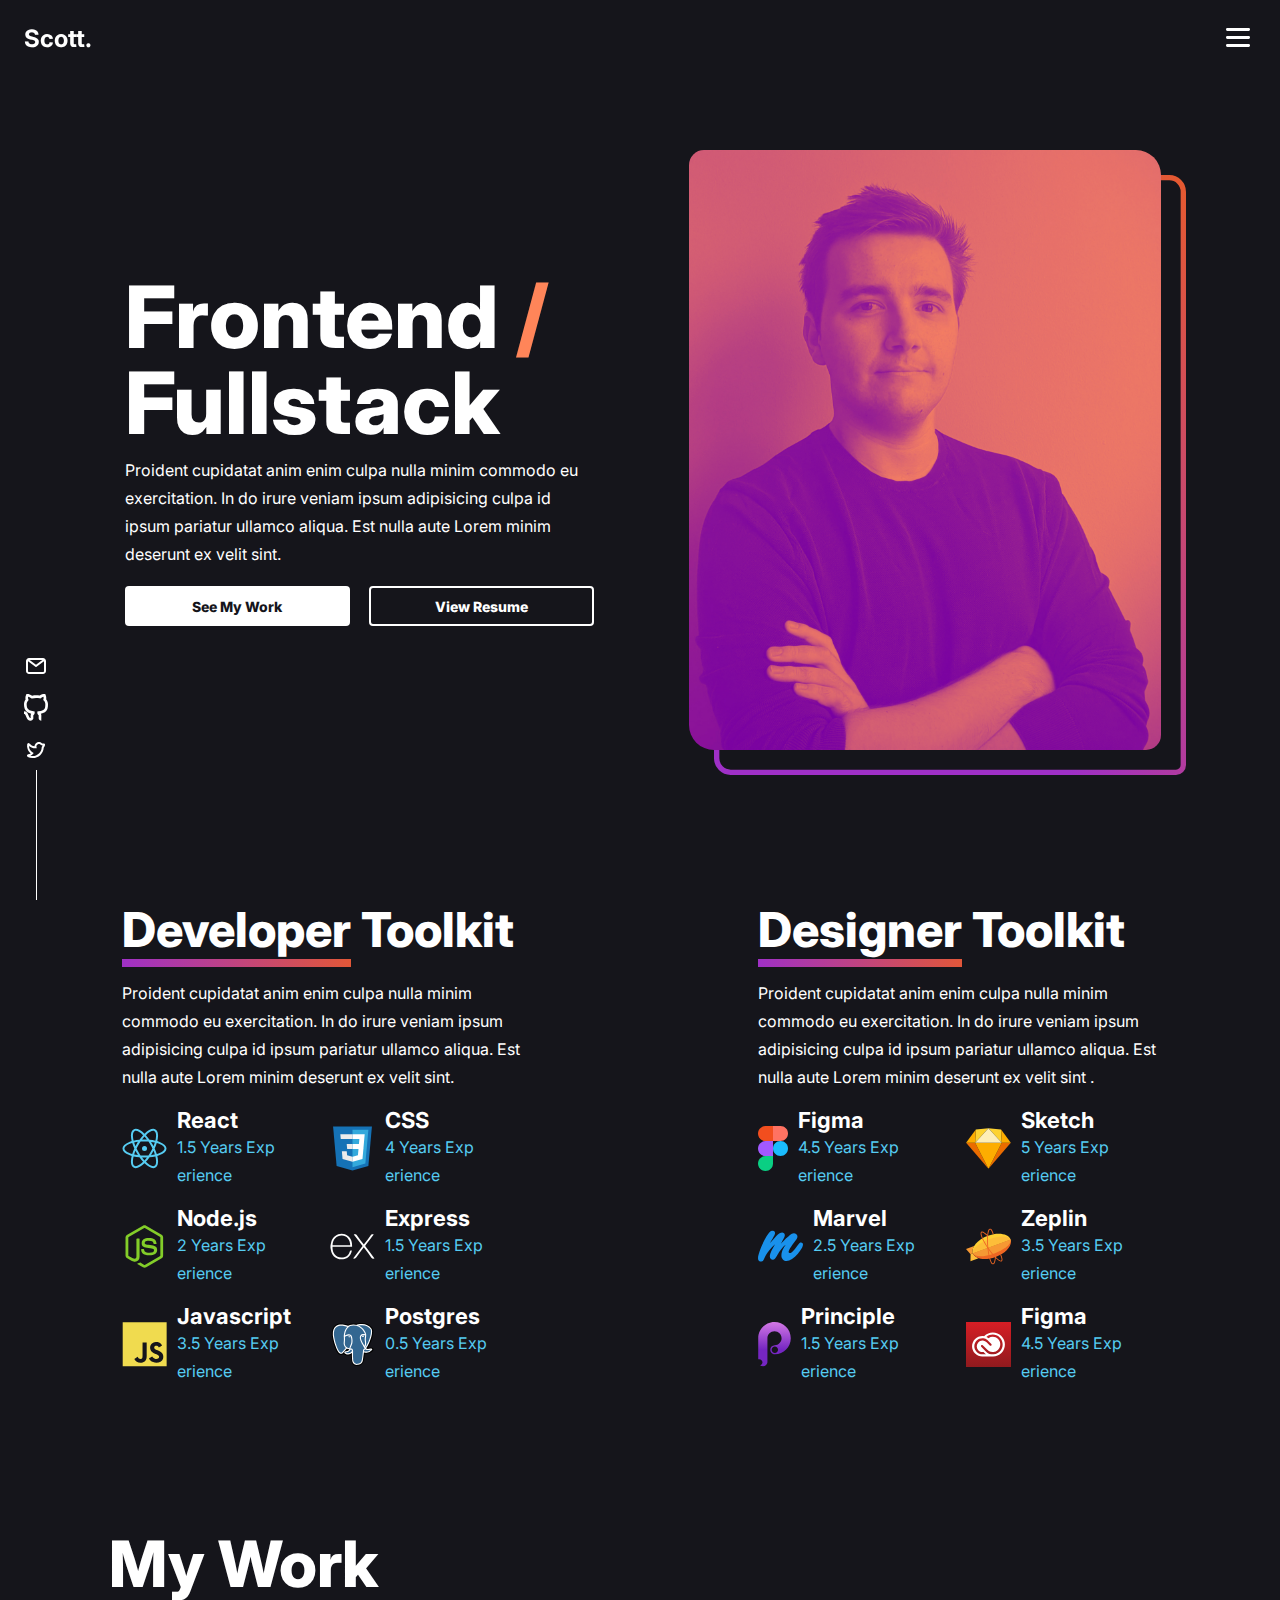
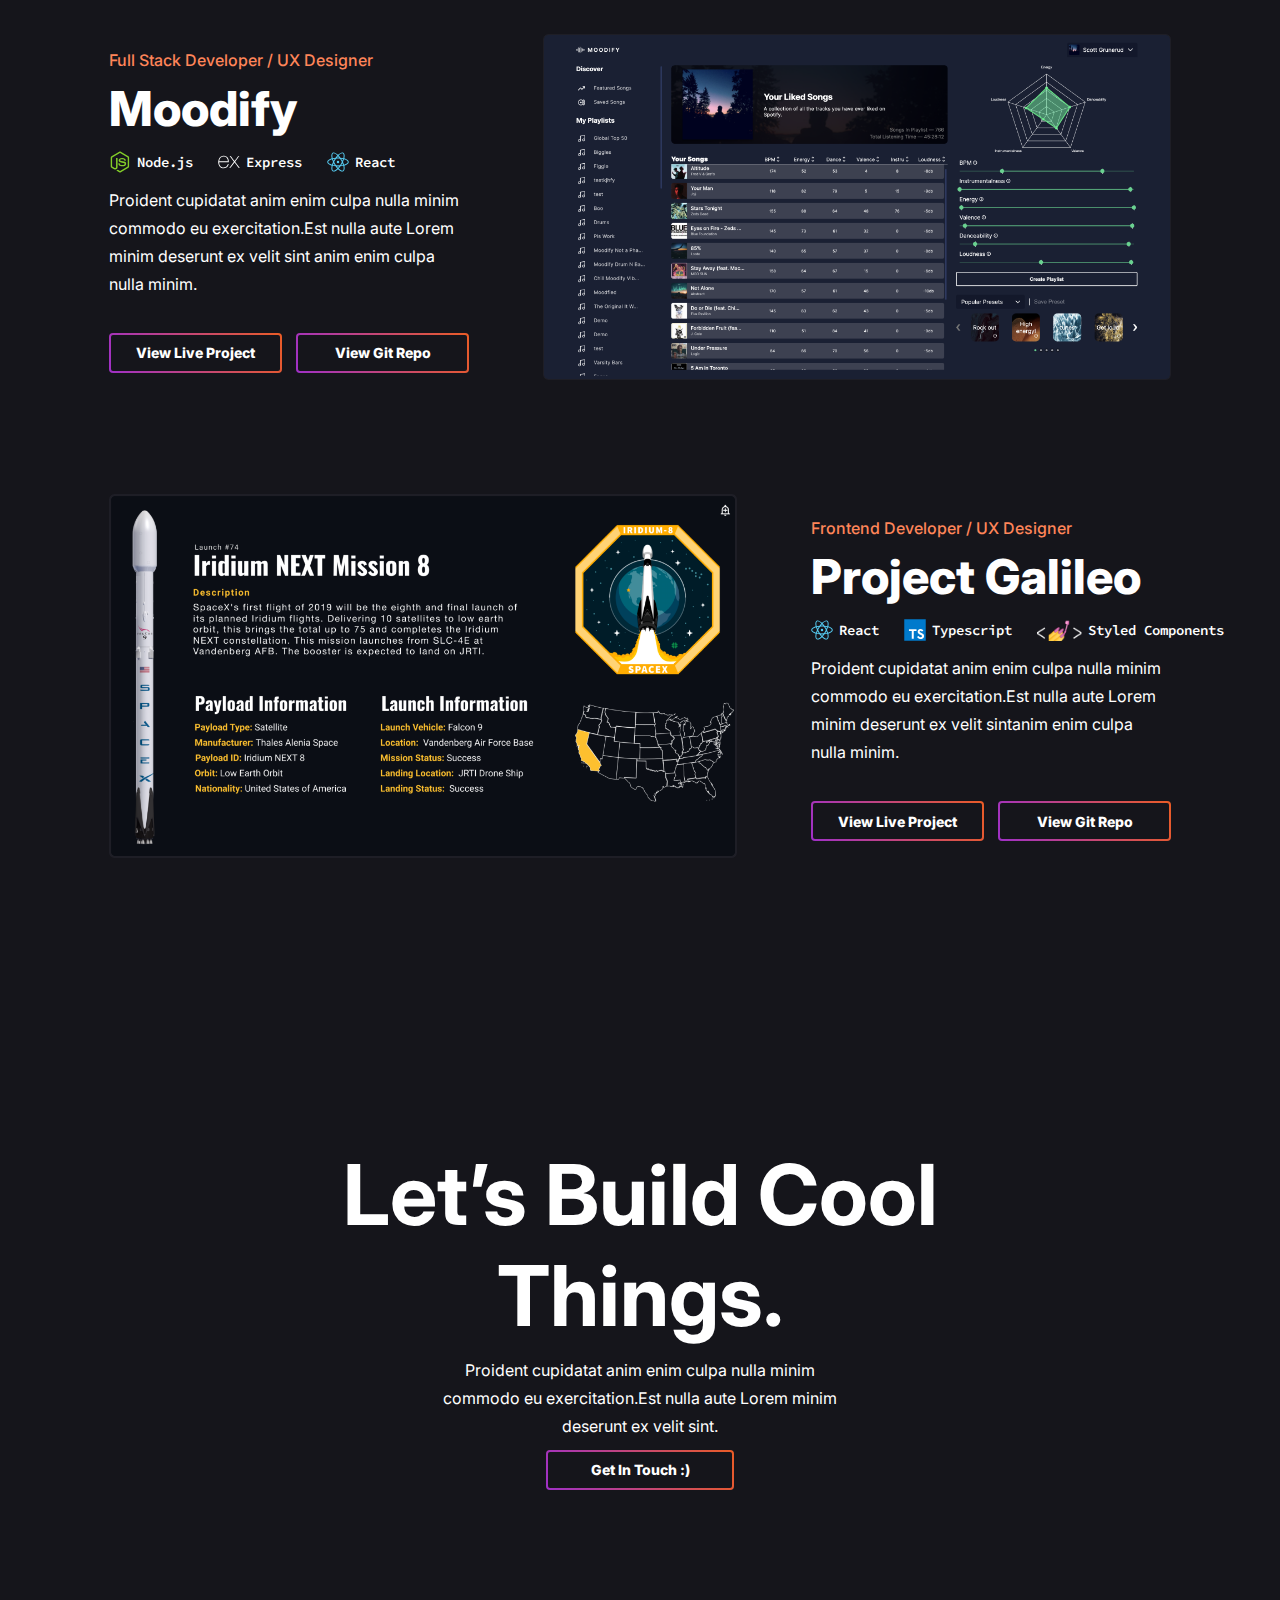
<file: index.html>
<!DOCTYPE html>
<html lang="en">
  <head>
    <meta charset="UTF-8" />
    <meta name="viewport" content="width=device-width, initial-scale=1.0" />
    <link
      href="https://fonts.googleapis.com/css2?family=Inter:wght@400;500;700;800&display=swap"
      rel="stylesheet"
    />
    <link rel="stylesheet" href="/style.css" />

    <title>Scott Grunerud's Portfolio</title>
  </head>
  <body>
    <nav>
      <h2>Scott.</h2>
      <button id="menu">
        <img src="./img/icons/menu-outline.svg" />
      </button>
      <div class="open-menu">
        <button id="close-icon">
          <img src="./img/icons/close-icon.svg" />
        </button>
        <ul>
          <li class="nav-item"><a href="#landing-page"> Home </a></li>
          <li class="nav-item"><a href="#developer-toolkit">Tools</a></li>
          <li class="nav-item"><a href="#my-work">Work</a></li>
          <li class="nav-item"><a href="#contact">Contact</a></li>
        </ul>
      </div>
    </nav>

    <div id="socials-sidebar">
      <div id="socials-icon-container">
        <img src="./img/icons/email-icon.svg" />
        <img src="./img/icons/github-icon.svg" />
        <img src="./img/icons/twitter-icon.svg" />
      </div>
      <div id="vertical-bar"></div>
    </div>

    <section id="landing-page">
      <div class="landing-grid-container">
        <div class="cta-image-section">
          <img id="cta-image-outline" src="img/color-outline.svg" />
          <img class="cta-image" src="./img/landing-img.jpg" />
        </div>

        <div class="cta-content">
          <h1 id="cta-title">
            Frontend <span>/</span><br />
            Fullstack
          </h1>
          <p class="pad-s-right">
            Proident cupidatat anim enim culpa nulla minim commodo eu exercitation. In do irure
            veniam ipsum adipisicing culpa id ipsum pariatur ullamco aliqua. Est nulla aute Lorem
            minim deserunt ex velit sint.
          </p>

          <div class="btn-container pad-s-right">
            <a class="btn btn-primary" href="#my-work"> See My Work </a>

            <a
              class="btn btn-secondary"
              target="_blank"
              rel="noreferrer noopener"
              href="https://app.enhancv.com/share/98946ac0?utm_medium=growth&utm_campaign=share-resume&utm_source=dynamic"
            >
              View Resume
            </a>
          </div>
        </div>
      </div>
    </section>

    <!-- Toolkit Section -->
    <section id="developer-toolkit">
      <div class="developer-designer-toolkits">
        <div class="developer-toolkit">
          <div class="dev-toolkit-content">
            <h2 class="sub-header"><span class="border-gradient">Developer</span> Toolkit</h2>
            <p>
              Proident cupidatat anim enim culpa nulla minim commodo eu exercitation. In do irure
              veniam ipsum adipisicing culpa id ipsum pariatur ullamco aliqua. Est nulla aute Lorem
              minim deserunt ex velit sint.
            </p>
          </div>
          <div class="react toolkit-item">
            <img src="./img/icons/react-icon.svg" />
            <div>
              <h3>React</h3>
              <p>1.5 Years Exp<span class="long-version">erience</span></p>
            </div>
          </div>
          <div class="css toolkit-item">
            <img src="./img/icons/css-icon.svg" />
            <div>
              <h3>CSS</h3>
              <p>4 Years Exp<span class="long-version">erience</span></p>
            </div>
          </div>
          <div class="node toolkit-item">
            <img src="./img/icons/node-icon.svg" />
            <div>
              <h3>Node.js</h3>
              <p>2 Years Exp<span class="long-version">erience</span></p>
            </div>
          </div>
          <div class="express toolkit-item">
            <img src="./img/icons/express-icon.svg" />
            <div>
              <h3>Express</h3>
              <p>1.5 Years Exp<span class="long-version">erience</span></p>
            </div>
          </div>
          <div class="javascript toolkit-item">
            <img src="./img/icons/js-icon.svg" />
            <div>
              <h3>Javascript</h3>
              <p>3.5 Years Exp<span class="long-version">erience</span></p>
            </div>
          </div>
          <div class="postgres toolkit-item">
            <img src="./img/icons/psql-icon.svg" />
            <div>
              <h3>Postgres</h3>
              <p>0.5 Years Exp<span class="long-version">erience</span></p>
            </div>
          </div>
        </div>

        <div class="designer-toolkit">
          <div class="designer-toolkit-content">
            <h2 class="sub-header"><span class="border-gradient">Designer</span> Toolkit</h2>
            <p>
              Proident cupidatat anim enim culpa nulla minim commodo eu exercitation. In do irure
              veniam ipsum adipisicing culpa id ipsum pariatur ullamco aliqua. Est nulla aute Lorem
              minim deserunt ex velit sint .
            </p>
          </div>
          <div class="figma toolkit-item">
            <img src="./img/icons/figma-icon.svg" />
            <div>
              <h3>Figma</h3>
              <p>4.5 Years Exp<span class="long-version">erience</span></p>
            </div>
          </div>
          <div class="sketch toolkit-item">
            <img src="./img/icons/sketch-icon.svg" />
            <div>
              <h3>Sketch</h3>
              <p>5 Years Exp<span class="long-version">erience</span></p>
            </div>
          </div>
          <div class="marvel toolkit-item">
            <img src="./img/icons/marvel-icon.svg" />
            <div>
              <h3>Marvel</h3>
              <p>2.5 Years Exp<span class="long-version">erience</span></p>
            </div>
          </div>
          <div class="zeplin toolkit-item">
            <img src="./img/icons/zeplin-icon.svg" />
            <div>
              <h3>Zeplin</h3>
              <p>3.5 Years Exp<span class="long-version">erience</span></p>
            </div>
          </div>
          <div class="principle toolkit-item">
            <img src="./img/icons/principle-icon.svg" />
            <div>
              <h3>Principle</h3>
              <p>1.5 Years Exp<span class="long-version">erience</span></p>
            </div>
          </div>
          <div class="adobe toolkit-item">
            <img src="./img/icons/adobe-icon.svg" />
            <div>
              <h3>Figma</h3>
              <p>4.5 Years Exp<span class="long-version">erience</span></p>
            </div>
          </div>
        </div>
      </div>
    </section>

    <!-- My Works Section -->
    <section id="my-work">
      <div class="my-work-grid">
        <h2 class="work-header section-header">My Work</h2>
        <div class="project-moodify">
          <p class="my-role">Full Stack Developer / UX Designer</p>
          <h3 class="project-title">Moodify</h3>
          <div class="technologies-used">
            <div class="technology-used">
              <img class="technology-icon" src="./img/icons/node-icon.svg" />
              <p class="technology-name">Node.js</p>
            </div>
            <div class="technology-used">
              <img class="technology-icon" src="./img/icons/express-icon.svg" />
              <p class="technology-name">Express</p>
            </div>
            <div class="technology-used">
              <img class="technology-icon" src="./img/icons/react-icon.svg" />
              <p class="technology-name">React</p>
            </div>
          </div>
          <p class="project-desc pad-right">
            Proident cupidatat anim enim culpa nulla minim commodo eu exercitation.Est nulla aute
            Lorem minim deserunt ex velit sint anim enim culpa nulla minim.
          </p>
          <div class="btn-container project-btn-container pad-right">
            <a class="btn btn-secondary gradient-btn"> View Live Project </a>
            <a class="btn btn-secondary gradient-btn"> View Git Repo </a>
          </div>
        </div>
        <div class="img-moodify">
          <img class="project-img" src="./img/moodify-img.png" />
        </div>
        <div class="project-galileo pad-left">
          <p class="my-role">Frontend Developer / UX Designer</p>
          <h3 class="project-title">Project Galileo</h3>
          <div class="technologies-used">
            <div class="technology-used">
              <img class="technology-icon" src="./img/icons/react-icon.svg" />
              <p class="technology-name">React</p>
            </div>
            <div class="technology-used">
              <img class="technology-icon" src="./img/icons/typescript-icon.svg" />
              <p class="technology-name">Typescript</p>
            </div>

            <div class="technology-used">
              <img class="technology-icon" src="./img/icons/styled-c-icon.png" />
              <p class="technology-name">Styled Components</p>
            </div>
          </div>
          <p class="project-desc pad">
            Proident cupidatat anim enim culpa nulla minim commodo eu exercitation.Est nulla aute
            Lorem minim deserunt ex velit sintanim enim culpa nulla minim.
          </p>
          <div class="btn-container project-btn-container">
            <a class="btn btn-secondary gradient-btn"> View Live Project </a>
            <a class="btn btn-secondary gradient-btn"> View Git Repo </a>
          </div>
        </div>
        <div class="img-galileo">
          <img class="project-img" src="./img/galileo-img.png" />
        </div>
      </div>
    </section>

    <!-- Contact Section -->
    <section id="contact">
      <div class="contact-grid">
        <div class="contact-header-section">
          <h2>
            Let’s Build<br class="break" />
            Cool Things.
          </h2>
        </div>
        <div class="contact-text-section">
          <p>
            Proident cupidatat anim enim culpa nulla minim commodo eu exercitation.Est nulla aute
            Lorem minim deserunt ex velit sint.
          </p>
        </div>
        <div class="contact-btn-section">
          <button class="btn btn-secondary gradient-btn contact-btn">Get In Touch :)</button>
        </div>
      </div>
    </section>
    <script src="./scripts/nav.js"></script>
  </body>
</html>
</file>
<file: style.css>
/* Global */
@import url("https://fonts.googleapis.com/css2?family=Inter:wght@400;500;700;800&family=Source+Code+Pro:wght@600&display=swap");

:root {
  /* Page Colors */
  --main-bg-color: #15151b;
  --landing-bg-color: #aa3389;
  --orange: #ff8559;
  --white: #ffffff;
  --blue: #56ccf2;

  /* Font Sizes */
  --mobile-h1: 58px;
  --body-text: 14px;
  --sub-header: 34px;
}

/* width */
::-webkit-scrollbar {
  width: 4px;
}

/* Track */
::-webkit-scrollbar-track {
  background: transparent;
}

/* Handle */
::-webkit-scrollbar-thumb {
  background: var(--orange);
}

* {
  box-sizing: border-box;
}

html {
  scroll-behavior: smooth;
}

h1,
h2,
h3,
p {
  margin: 0;
}

body {
  background: var(--main-bg-color);
  color: var(--white);
  font-family: "Inter";
  margin: 0;
  padding: 0;
}

p {
  font-style: normal;
  font-weight: normal;
  font-size: var(--body-text);
  line-height: 28px;
}

a {
  text-decoration: none;
  color: inherit;
}

.sub-header {
  font-weight: 800;
  font-size: var(--sub-header);
  margin: 0;

  margin-bottom: 10px;
  display: inline-block;
}

.border-gradient {
  border-bottom: solid 6px;
  border-image-slice: 1;
  border-image-source: linear-gradient(
    247.64deg,
    #ea5c26 0%,
    #9f30c7 100%,
    #9f30c7 100%
  );
}

.btn {
  width: 50%;
  font-family: "Inter";
  font-weight: 800;
  font-size: 14px;
  /* max-width: 212px; */
  border-radius: 4px;
  padding: 8px 15px;
  border: none;
  height: 40px;
  transition: all 150ms ease-in;
  display: flex;
  justify-content: center;
  align-items: center;
}

.btn-primary {
  background: var(--white);
  color: var(--main-bg-color);
}

.btn-primary:hover {
  color: var(--orange);
  background-color: #fffffff5;
  cursor: pointer;
}

.btn-secondary {
  color: var(--white);
  border: 2px solid white;
}

.btn-secondary:hover {
  color: var(--white);
  cursor: pointer;
}

.btn-container {
  width: 100%;
  display: flex;
  justify-content: space-between;
}

.btn-container > a {
  width: 48%;
}

.gradient-btn {
  position: relative;
  box-sizing: border-box;
  background: var(--main-bg-color);
  background-clip: padding-box;
  /* !importanté */
  border: solid 2px transparent;
  /* !importanté */
}
.gradient-btn:before {
  content: "";
  position: absolute;
  top: 0;
  right: 0;
  bottom: 0;
  left: 0;
  z-index: -1;
  margin: -2px;
  /* !importanté */
  border-radius: inherit;
  /* !importanté */
  background: linear-gradient(
    247.64deg,
    #ea5c26 0%,
    #9f30c7 100%,
    #9f30c7 100%
  );
}
.gradient-btn:hover {
  background: rgba(0, 0, 0, 0);
}

.contact-btn {
  margin-top: 10px;
  width: 100%;
}

nav {
  padding: 16px;
  background-color: transparent;
  z-index: 9;
  position: fixed;
  width: 100%;
  display: flex;
  justify-content: space-between;
}

ul {
  text-decoration: none;
  list-style: none;
  padding: 0;
  margin: 0;
}

#menu {
  background-color: transparent;
  border: none;
  cursor: pointer;
}

.open-menu {
  z-index: 10;
  min-height: 100vh;
  width: 100%;
  background-color: var(--main-bg-color);
  position: absolute;
  top: 0;
  left: 0;
  display: flex;
  visibility: hidden;
  opacity: 0;
  align-items: center;
  justify-content: flex-end;
  text-align: right;
  padding-right: 40px;
  height: 0% !important;
  transition: height 450ms, opacity 250ms, visibility 0s 300ms ease;
}

.show {
  visibility: visible;
  opacity: 1;
  transition: opacity 300ms;
  height: 100%;
}

.nav-item {
  margin: 12px 0;
  font-weight: 700;
  font-size: 46px;
  transition: color 250ms ease;
}

.nav-item:hover {
  color: var(--orange);
}

.no-scroll {
  overflow: hidden;
}

#close-icon {
  position: absolute;
  top: 16px;
  right: 16px;
  cursor: pointer;
  background-color: transparent;
  border: none;
}

#socials-sidebar {
  display: none;
  position: fixed;
  left: 24px;
  bottom: 0;
}

#socials-icon-container {
  display: flex;
  flex-flow: column;
}

#socials-icon-container > img {
  display: inline-block;
  padding: 8px 0;
  transition: all 200ms ease;
}

#socials-icon-container > img:hover {
  transform: translateY(-5px);
}

#vertical-bar {
  width: 1px;
  background: white;
  height: 130px;
}

.section-header {
  font-family: Inter;
  font-weight: 800;
  font-size: 64px;
  color: var(--white);
  margin-bottom: 16px;
}

/* Landing Page ------------------------------------*/
#landing-page {
  background-image: linear-gradient(
      180deg,
      rgba(223, 105, 110, 0) 0%,
      rgba(170, 51, 137) 76%
    ),
    url("./img/landing-img.jpg");
  background-repeat: no-repeat;
  background-size: contain;
  display: flex;
  width: 100%;
  min-height: 100vh;
  background-color: var(--landing-bg-color);
  align-content: flex-end;
}

#cta-title {
  font-weight: 800;
  font-size: var(--mobile-h1);
  margin: 0;
  line-height: 100%;
}

.cta-content > p {
  margin-top: 10px;
  margin-bottom: 18px;
}

#cta-title > span {
  color: var(--orange);
}

.landing-grid-container {
  display: grid;
  align-self: center;
  grid-template-columns: repeat(4, 1fr);
  grid-template-rows: 1fr 1fr;
  gap: 0px 16px;
  margin: 0 16px;
  grid-template-areas:
    " . . . ."
    "cta-content cta-content cta-content cta-content";
}

.cta-image-section {
  margin-left: -5px;
  grid-area: cta-image-section;
  display: none;
  align-items: center;
  position: relative;
}

.cta-image {
  display: none;
  width: 90%;
  border-radius: 15px 25px;
  z-index: 2;
}

#cta-image-outline {
  position: absolute;
  width: 90%;
  margin-top: 50px;
  margin-left: 50px;
}

.cta-content {
  grid-area: cta-content;
}

/* Developer Toolkit -------------------------------------- */

#developer-toolkit {
  margin-top: 32px;
  margin-bottom: 64px;
}

.developer-designer-toolkits {
  margin: 0 16px;
  display: grid;
  grid-template-columns: repeat(4, 1fr);
  grid-template-rows: 1fr 1fr;
  gap: 0px 16px;
  grid-template-areas:
    "developer-toolkit developer-toolkit developer-toolkit developer-toolkit"
    "designer-toolkit designer-toolkit designer-toolkit designer-toolkit";
}

.developer-toolkit {
  display: grid;
  grid-template-columns: repeat(4, 1fr);
  grid-template-rows: auto auto auto auto;
  gap: 16px 16px;
  grid-template-areas:
    "dev-toolkit-content dev-toolkit-content dev-toolkit-content dev-toolkit-content"
    "react react css css"
    "node node express express"
    "javascript javascript postgres postgres";
  grid-area: developer-toolkit;
}

.dev-toolkit-content {
  grid-area: dev-toolkit-content;
}

.react {
  grid-area: react;
}

.css {
  grid-area: css;
}

.node {
  grid-area: node;
}

.express {
  grid-area: express;
}

.javascript {
  grid-area: javascript;
}

.postgres {
  grid-area: postgres;
}

.designer-toolkit {
  margin-top: 32px;
  display: grid;
  grid-template-columns: repeat(4, 1fr);
  grid-template-rows: auto auto auto auto;
  gap: 16px 16px;
  grid-template-areas:
    "designer-toolkit-content designer-toolkit-content designer-toolkit-content designer-toolkit-content"
    "figma figma sketch sketch"
    "marvel marvel zeplin zeplin"
    "principle principle adobe adobe";
  grid-area: designer-toolkit;
}

.designer-toolkit-content {
  grid-area: designer-toolkit-content;
}

.figma {
  grid-area: figma;
}

.sketch {
  grid-area: sketch;
}

.marvel {
  grid-area: marvel;
}

.zeplin {
  grid-area: zeplin;
}

.principle {
  grid-area: principle;
}

.adobe {
  grid-area: adobe;
}

.toolkit-item {
  display: flex;
  align-items: center;
}

.toolkit-item > div > p {
  color: var(--blue);
}

.toolkit-item > img {
  padding-right: 10px;
  height: 45px;
  max-width: 55px;
}

.long-version {
  display: none;
}

.img-moodify {
  margin-bottom: 50px;
}

/* My Work Section ------------------------------------------- */
#my-work {
  margin: 0 16px;
  margin-top: 64px;
}
.my-work-grid {
  display: grid;
  grid-template-columns: repeat(4, 1fr);
  grid-template-rows: auto auto auto auto auto auto;
  gap: 0px 15px;
  grid-template-areas:
    "work-header work-header work-header work-header"
    "project-moodify project-moodify project-moodify project-moodify"
    "img-moodify img-moodify img-moodify img-moodify"
    "project-galileo project-galileo project-galileo project-galileo"
    "img-galileo img-galileo img-galileo img-galileo";
}

.work-header {
  grid-area: work-header;
}

.project-moodify {
  grid-area: project-moodify;
}

.img-moodify {
  grid-area: img-moodify;
}

.project-galileo {
  grid-area: project-galileo;
}

.img-galileo {
  grid-area: img-galileo;
}

.my-role {
  font-weight: 500;
  font-size: 16px;
  color: var(--orange);
  margin-bottom: 5px;
}

.technologies-used{
  display: flex;
  width: max-content;
  align-items: center;
}

.technology-used{
  display: flex;
  align-items: center;
  margin-right: 25px;
}

.technology-name {
  font-family: Source Code Pro;
  font-style: normal;
  font-weight: 600;
  font-size: 14px;
  display: none;
}

.technology-icon{
  height: 22px;
  padding-right: 6px;
}

.project-desc {
  margin-bottom: 25px;
}

.project-title {
  font-weight: 800;
  font-size: var(--sub-header);
  margin: 0;
  display: inline-block;
  margin-bottom: 10px;
}

.project-img {
  width: 100%;
}

/* Contact Me */
#contact {
  margin: 0 16px;
  min-height: 100vh;
  display: flex;
  align-items: center;
}
.contact-grid {
  display: grid;
  grid-template-columns: 1fr 1fr 1fr 1fr;
  grid-template-rows: auto auto auto;
  gap: 0px 16px;
  grid-template-areas:
    "contact-header-section contact-header-section contact-header-section contact-header-section"
    "contact-text-section contact-text-section contact-text-section contact-text-section"
    ". contact-btn-section contact-btn-section .";
}

.contact-header-section {
  text-align: center;
  grid-area: contact-header-section;
  font-weight: 800;
  font-size: 34px;
  text-align: center;
  padding: 10px;
}

.contact-text-section {
  text-align: center;
  grid-area: contact-text-section;
}

.contact-btn-section {
  grid-area: contact-btn-section;
}

.contact-blurb {
  grid-area: contact-blurb;
  text-align: center;
  display: flex;
  flex-flow: column;
  justify-content: center;
  align-items: center;
}

#contact-cta {
  font-size: 48px;
  font-weight: 800;
}

.break {
  display: block;
}

#contact-text {
  width: 40%;
}

/* Media Queries -------------------------------------------- */
@media (min-width: 768px) {
  :root {
    --mobile-h1: 78px;
    -sub-header: 34px;
    --body-text: 16px;
  }

  .nav-item {
    font-size: 72px;
  }

  .open-menu {
    text-align: center;
    justify-content: center;
  }

  #socials-sidebar {
    display: flex;
    flex-flow: column;
    justify-content: center;
    align-items: center;
  }

  #landing-page {
    background-image: none;
    background-color: var(--main-bg-color);
    margin: 0 16px;
  }

  .cta-image-section {
    display: flex;
    justify-content: center;
  }

  .cta-image {
    display: block;
  }

  .landing-grid-container {
    grid-template-columns: repeat(8, 1fr);
    grid-template-rows: 0.3fr 0.3fr;
    gap: 36px 24px;
    grid-template-areas:
      ". cta-image-section cta-image-section cta-image-section cta-image-section cta-image-section cta-image-section ."
      ". cta-content cta-content cta-content cta-content cta-content cta-content .";
  }

  .designer-toolkit {
    margin-top: 32px;
    display: grid;
    grid-template-columns: repeat(4 1fr);
    grid-template-rows: 1fr auto auto auto;
    gap: 16px 16px;
    grid-template-areas:
      "designer-toolkit-content designer-toolkit-content designer-toolkit-content designer-toolkit-content"
      "figma figma sketch sketch"
      "marvel marvel zeplin zeplin"
      "principle principle adobe adobe";
    grid-area: designer-toolkit;
  }

  .developer-designer-toolkits {
    display: grid;
    grid-template-columns: repeat(8, 1fr);
    grid-template-rows: 1fr 1fr;
    gap: 0px 16px;
    grid-template-areas:
      ". developer-toolkit developer-toolkit developer-toolkit developer-toolkit developer-toolkit developer-toolkit ."
      ". designer-toolkit designer-toolkit designer-toolkit designer-toolkit designer-toolkit designer-toolkit .";
  }

  .toolkit-item > div > h3 {
    font-size: 22px;
  }

  .sub-header {
    margin-bottom: 20px;
  }

  .border-gradient {
    border-bottom: solid 8px;
  }

  .long-version {
    display: inline-block;
  }

  .my-work-grid {
    display: grid;
    grid-template-columns: repeat(8, 1fr);
    grid-template-rows: auto auto auto auto auto;
    gap: 0px 16px;
    grid-template-areas:
      ". work-header work-header work-header work-header . . "
      ". project-moodify project-moodify project-moodify project-moodify project-moodify project-moodify"
      ". img-moodify img-moodify img-moodify img-moodify img-moodify img-moodify"
      ". project-galileo project-galileo project-galileo project-galileo project-galileo project-galileo"
      ". img-galileo img-galileo img-galileo img-galileo img-galileo img-galileo";
  }

  .project-moodify {
    margin-bottom: 32px;
  }

  .section-header {
    font-size: 64px;
    margin-bottom: 32px;
  }

  .contact-grid {
    grid-template-columns: repeat(8, 1fr);
    gap: 0px 16px;
    grid-template-areas:
      ". . . . . . . ."
      ". .contact-blurb contact-blurb contact-blurb contact-blurb . ."
      ". . . . . . . .";
  }

  .contact-grid {
    grid-template-columns: repeat(8, 1fr);
    grid-template-areas:
      ". contact-header-section  contact-header-section  contact-header-section  contact-header-section  contact-header-section  contact-header-section."
      ". . contact-text-section contact-text-section contact-text-section contact-text-section . ."
      ". . . contact-btn-section contact-btn-section . . .";
  }

  .contact-header-section {
    font-size: 56px;
  }
}
/* Large Desktops */
@media (min-width: 1080px) {
  .break {
    display: none;
  }
  .pad-s-right {
    padding-right: 50px;
  }

  :root {
    --mobile-h1: 86px;
    --body-text: 16px;
    --sub-header: 48px;
  }

  .landing-grid-container {
    align-items: center;
    max-height: 100vh;
    grid-template-columns: repeat(12, 1fr);
    grid-template-rows: 1fr;
    gap: 0px 24px;
    margin: 0 auto;
    grid-template-areas:
      ". . . . . . . . . . . ."
      ". cta-content cta-content cta-content cta-content cta-content cta-image-section cta-image-section cta-image-section cta-image-section cta-image-section."
      ". . . . . . . . . . . .";
  }

  nav {
    padding: 24px;
  }

  #close-icon {
    top: 24px;
    right: 24px;
  }

  .developer-designer-toolkits {
    display: grid;
    grid-template-columns: repeat(12, 1fr);
    grid-template-rows: auto;
    gap: 0px 24px;
    grid-template-areas: ". developer-toolkit developer-toolkit developer-toolkit developer-toolkit . . designer-toolkit designer-toolkit designer-toolkit designer-toolkit .";
  }

  .designer-toolkit {
    margin: 0;
  }

  #developer-toolkit {
    max-width: 1440px;
    margin: 0 auto;
    margin-bottom: 64px;
  }

  #my-work {
    max-width: 1440px;
    margin: 0 auto;
    margin-top: 140px;
  }

  .my-work-grid {
    align-items: center;

    display: grid;
    grid-template-columns: repeat(12, 1fr);
    grid-template-rows: auto auto auto;
    gap: 0 24px;
    grid-template-areas:
      ". work-header work-header work-header . . . . . . . ."
      ". project-moodify project-moodify project-moodify project-moodify  img-moodify img-moodify img-moodify img-moodify img-moodify img-moodify . "
      ".  img-galileo img-galileo img-galileo img-galileo img-galileo img-galileo project-galileo project-galileo project-galileo project-galileo . ";
  }

  .project-moodify {
    margin-bottom: 110px;
  }

  .img-moodify {
    margin-bottom: 110px;
  }

  .technology-name{
    display: block;
  }

  .technologies-used{
    display: flex;
    margin-bottom: 10px;
  }

  .pad-right {
    padding-right: 50px;
  }
  .pad-left {
    padding-left: 50px;
  }

  .project-btn-container {
    padding-top: 10px;
  }

  .contact-grid {
    grid-template-columns: repeat(12, 1fr);
    gap: 0px 24px;
    grid-template-areas:
      ". . . . . . . . . . . ."
      ". . contact-blurb contact-blurb contact-blurb contact-blurb contact-blurb contact-blurb contact-blurb contact-blurb . ."
      ". . . . . . . . . . . .";
  }

  #contact-cta {
    font-size: var(--mobile-h1);
  }

  .contact-grid {
    grid-template-columns: repeat(12, 1fr);
    grid-template-areas:
      ". .  contact-header-section contact-header-section  contact-header-section  contact-header-section  contact-header-section  contact-header-section  contact-header-section  contact-header-section . ."
      ". . . . contact-text-section contact-text-section contact-text-section contact-text-section . . . ."
      ". . . . . contact-btn-section  contact-btn-section . . . . .";
  }
}

/* XL Desktops */
@media (min-width: 1440px) {
  #cta-image-outline {
    position: absolute;
    margin: 0;
    left: 90px;
    top: 30px;
  }

  .cta-image-section {
    display: flex;
    justify-content: flex-end;
  }

  #landing-page {
    width: 1440px;
    max-width: 1440px;
    margin: 0 auto;
  }

  .developer-designer-toolkits {
    width: 1440px;
    max-width: 1440px;
    margin: 0 auto;
  }

  .developer-toolkit {
    padding: 0;
  }

  .designer-toolkit {
    padding: 0;
  }
}
</file>
